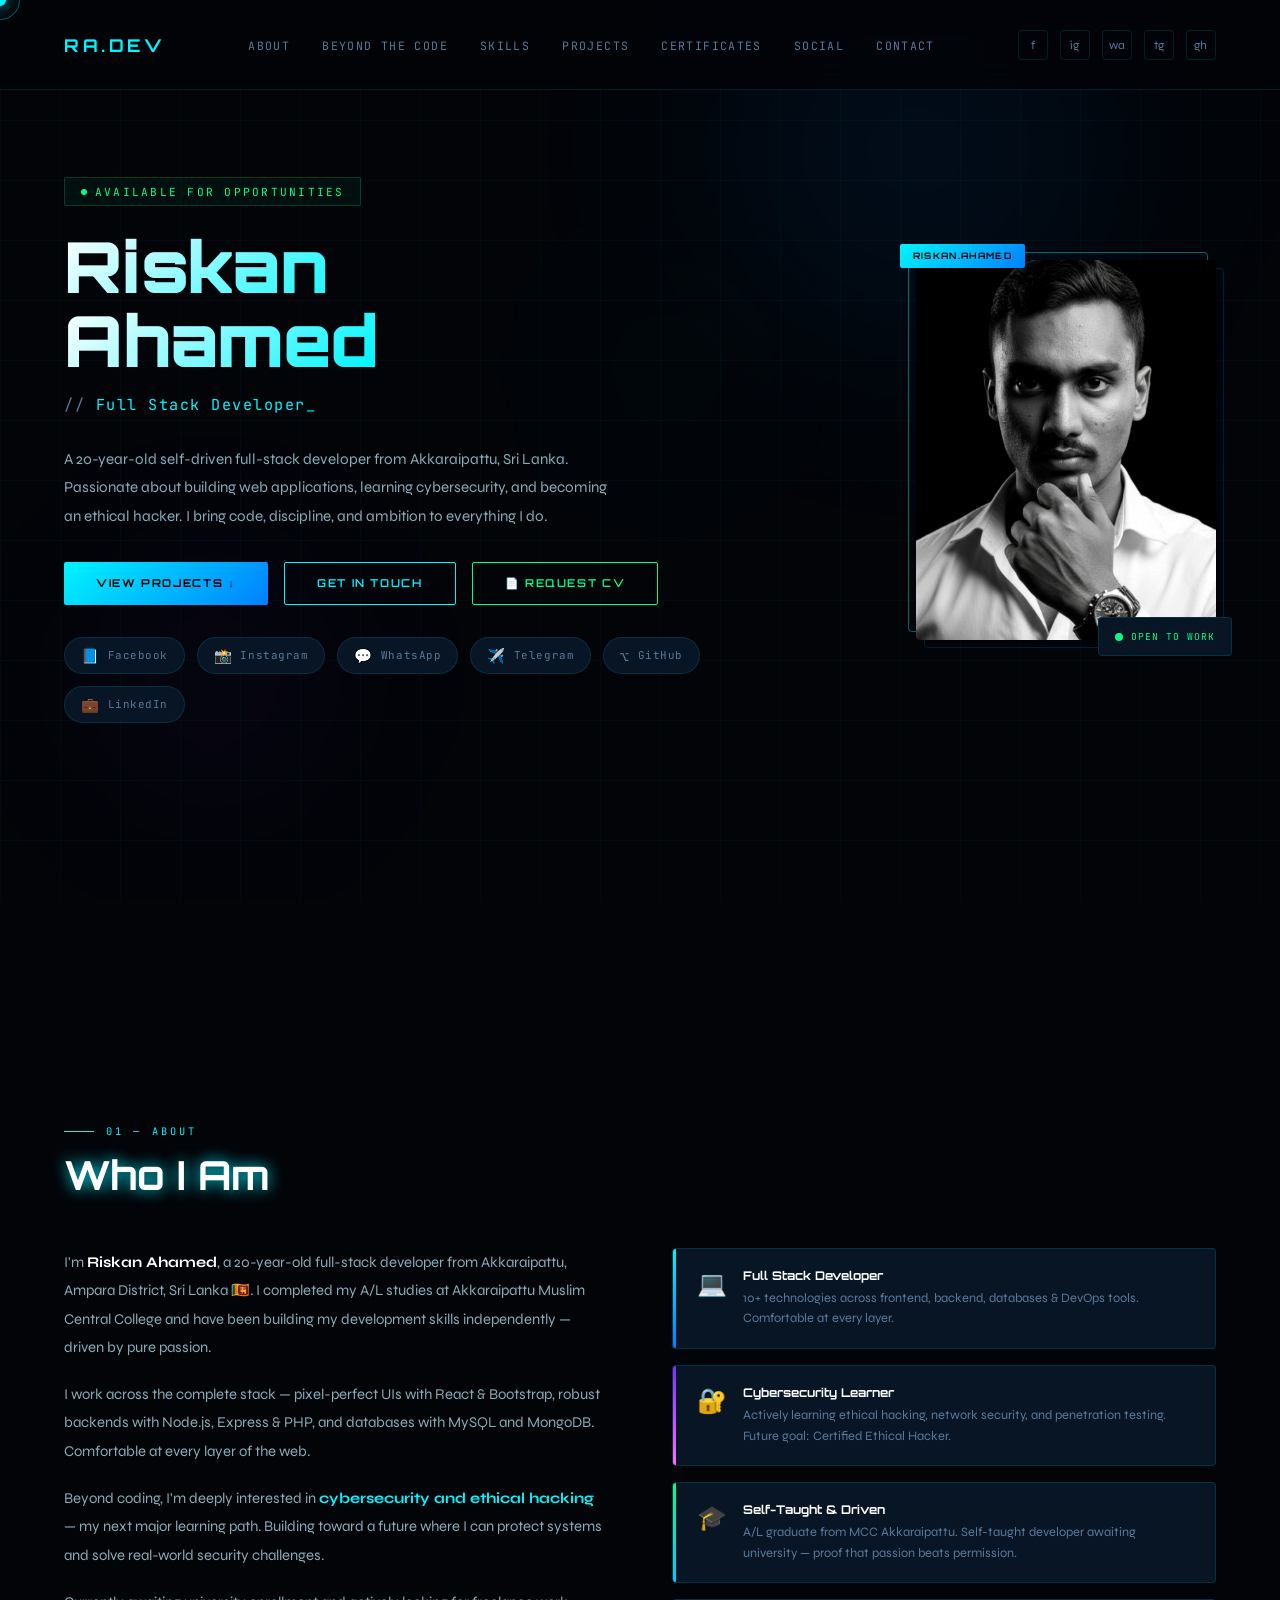
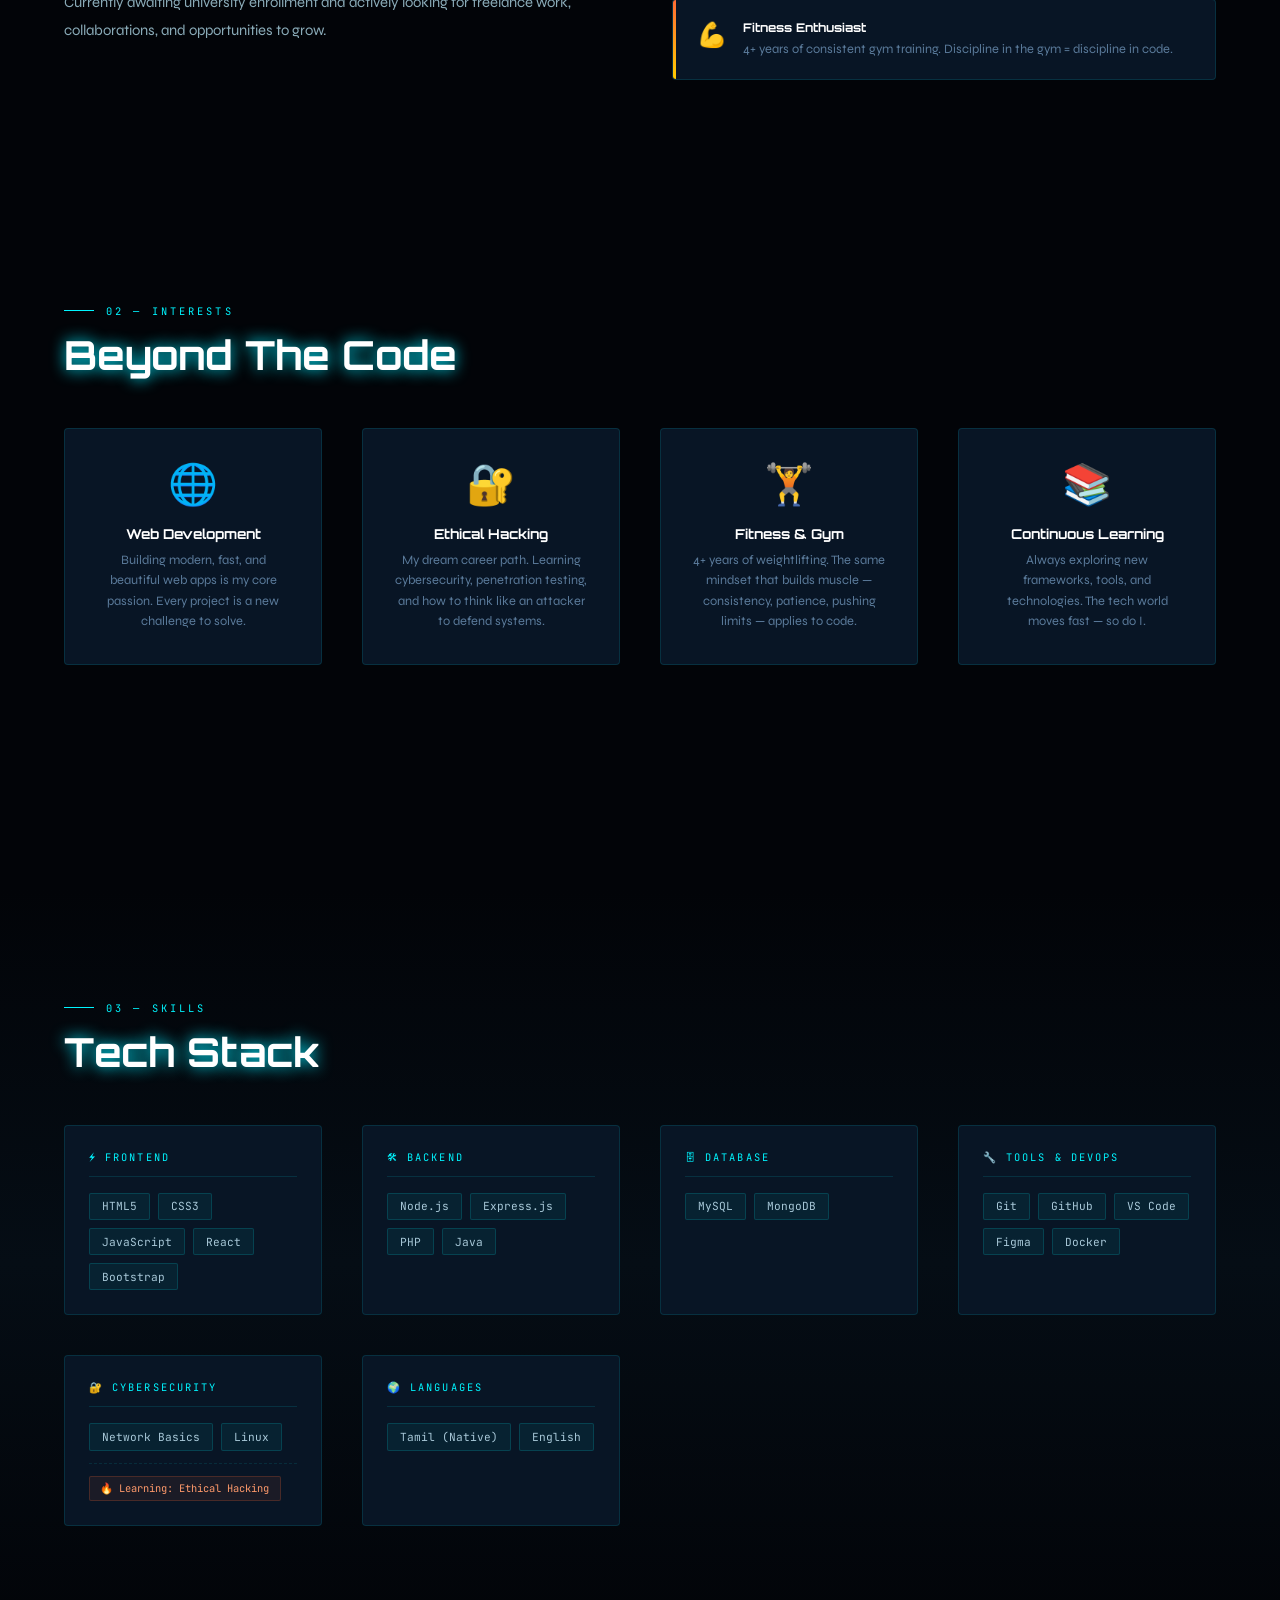
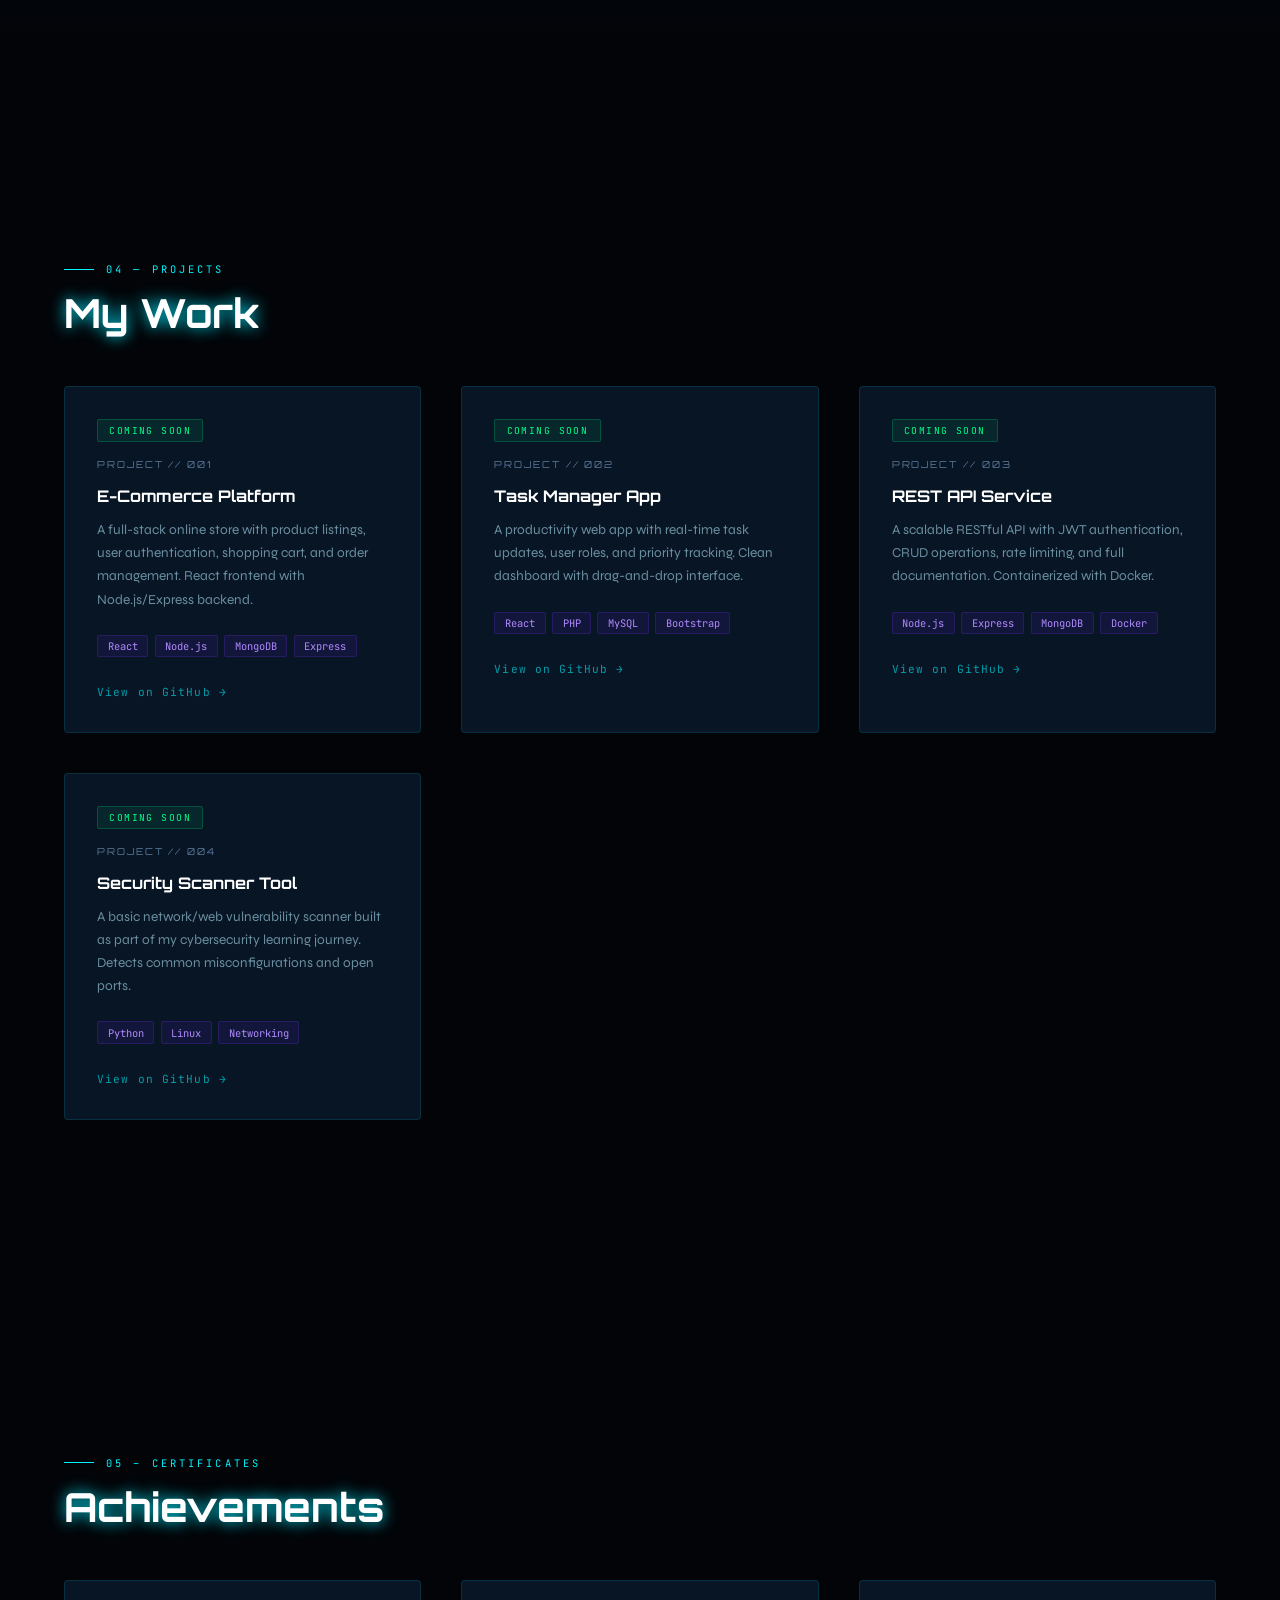
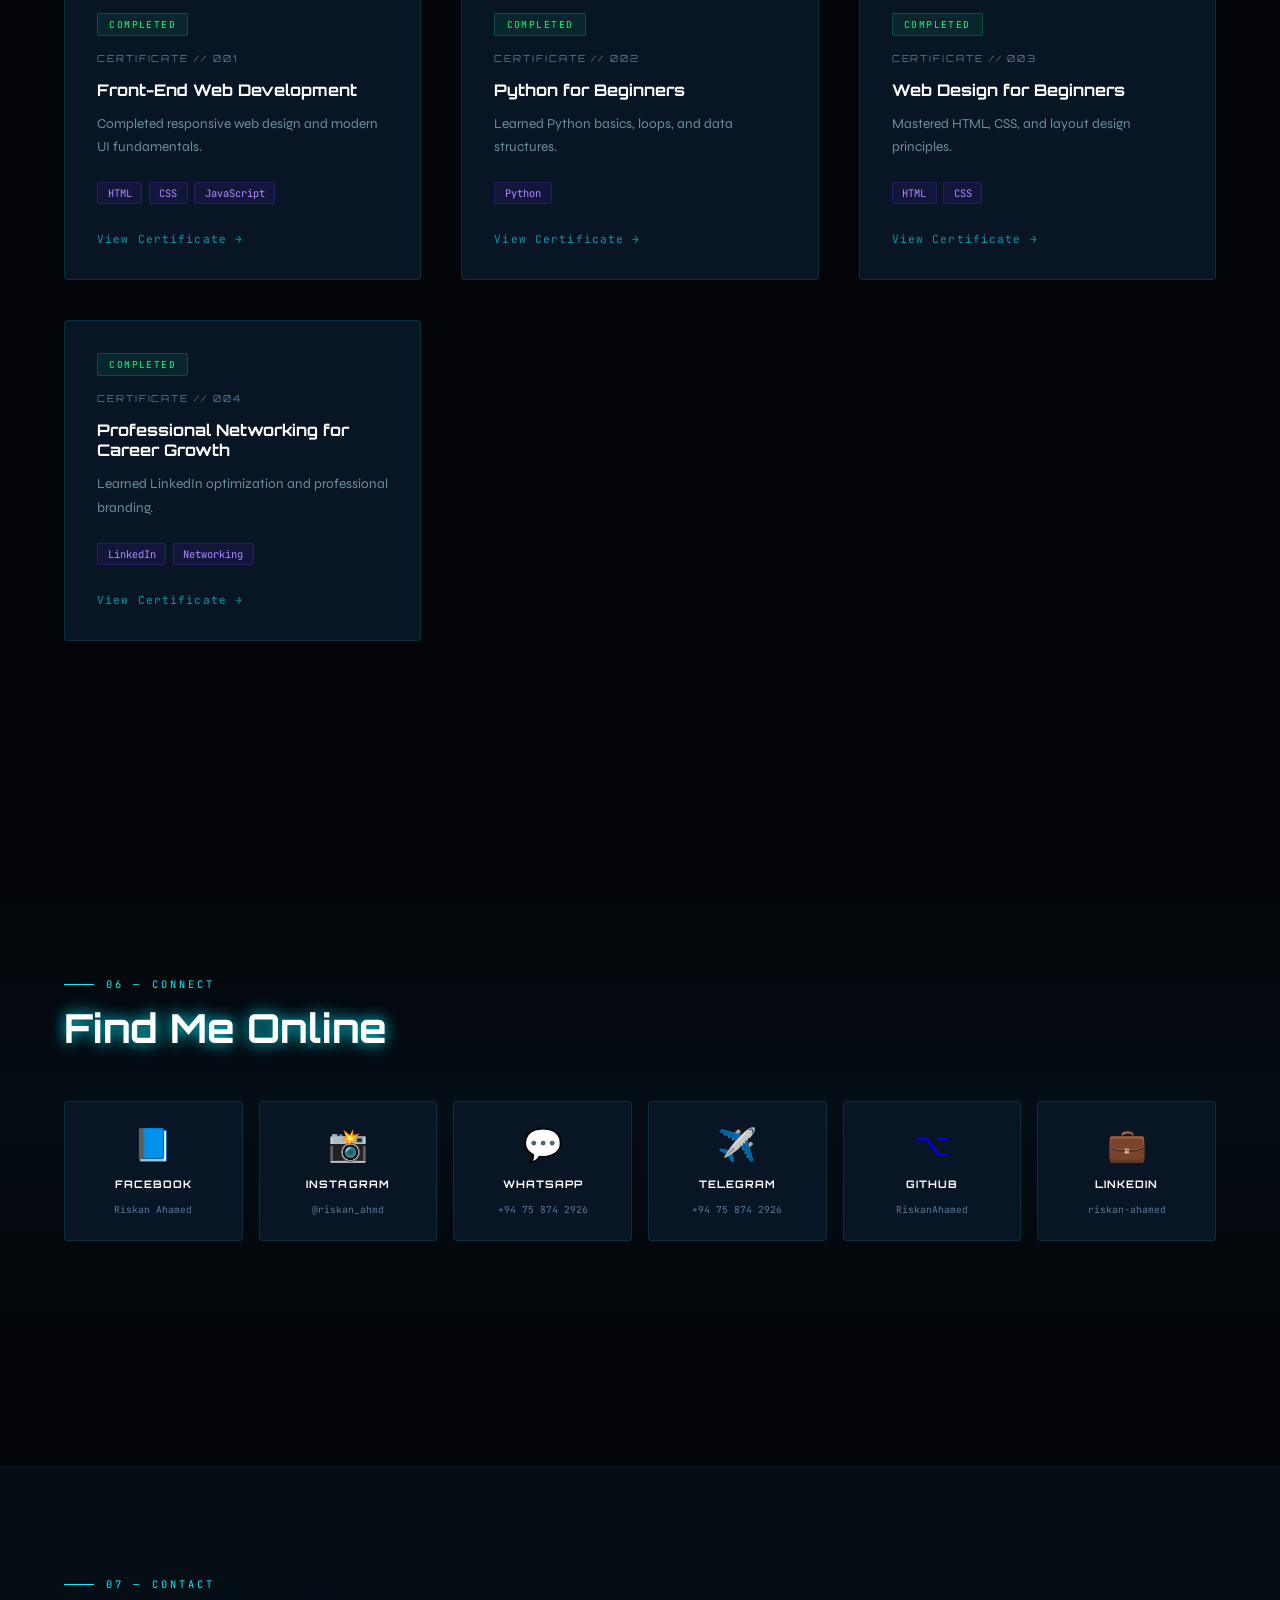
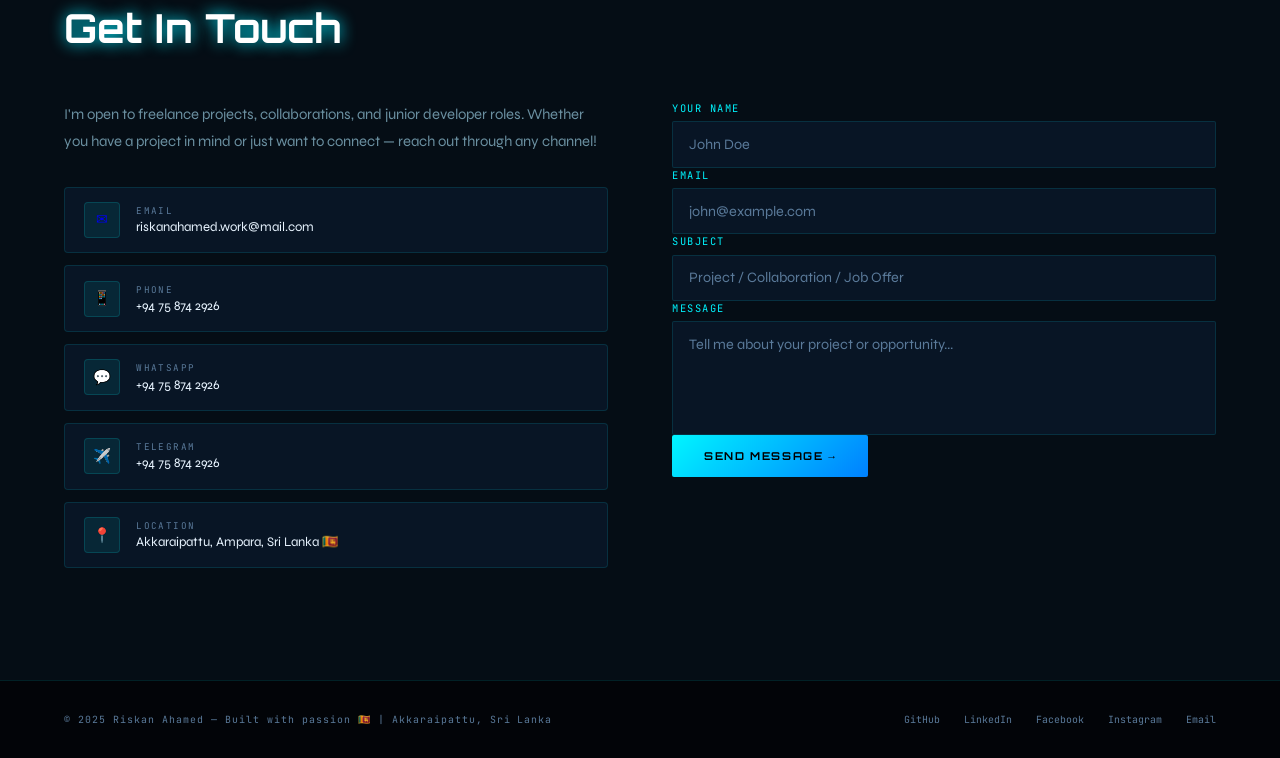
<file: index.html>
<!DOCTYPE html>
<html lang="en">
<head>
  <meta charset="UTF-8" />
  <meta name="viewport" content="width=device-width, initial-scale=1.0" />
  <meta name="description" content="Riskan Ahamed — Junior Full Stack Developer from Akkaraipattu, Sri Lanka. React, Node.js, PHP, MySQL and more." />
  <meta name="keywords" content="Riskan Ahamed, Full Stack Developer, Sri Lanka, React, Node.js, Web Developer, Cybersecurity" />
  <meta property="og:title" content="Riskan Ahamed | Junior Software Developer" />
  <meta property="og:description" content="Full Stack Developer from Sri Lanka passionate about web apps and cybersecurity." />
  <title>Riskan Ahamed | Junior Software Developer</title>
  <link rel="stylesheet" href="style.css" />
</head>
<body>

<div class="cursor" id="cursor"></div>
<div class="cursor-ring" id="cursorRing"></div>

<!-- ── NAV ── -->
<nav>
  <a href="#home" class="nav-logo">RA.DEV</a>
  <ul class="nav-links">
    <li><a href="#about">About</a></li>
    <li><a href="#interests">Beyond The Code</a></li>
    <li><a href="#skills">Skills</a></li>
    <li><a href="#projects">Projects</a></li>
   <li><a href="#certificates">Certificates</a></li>
    <li><a href="#social">Social</a></li>
    <li><a href="#contact">Contact</a></li>
  </ul>
  <div class="nav-social">
    <a href="https://www.facebook.com/share/18Yg5SNTf1/" target="_blank" title="Facebook">f</a>
    <a href="https://www.instagram.com/riskan_ahmd" target="_blank" title="Instagram">ig</a>
    <a href="https://wa.me/94758742926" target="_blank" title="WhatsApp">wa</a>
    <a href="https://t.me/+94758742926" target="_blank" title="Telegram">tg</a>
    <a href="https://github.com/RiskanAhamed" target="_blank" title="GitHub">gh</a>
  </div>
</nav>

<!-- ── HERO ── -->
<section class="hero" id="home">
  <div class="hero-bg-orb orb1"></div>
  <div class="hero-bg-orb orb2"></div>
  <div class="hero-bg-orb orb3"></div>
  <div class="hero-layout">
    <div class="hero-content">
      <div class="hero-tag">Available for opportunities</div>
      <h1>
        <span class="name-line">Riskan</span>
        <span class="name-line">Ahamed</span>
      </h1>
      <p class="hero-role" id="heroRole"></p>
      <p class="hero-bio">
        A 20-year-old self-driven full-stack developer from Akkaraipattu, Sri Lanka.
        Passionate about building web applications, learning cybersecurity, and becoming
        an ethical hacker. I bring code, discipline, and ambition to everything I do.
      </p>
      <div class="hero-cta">
        <a href="#projects" class="btn-primary">View Projects ↓</a>
        <a href="#contact" class="btn-ghost">Get In Touch</a>
        <a href="mailto:riskanahamed.work@mail.com" class="btn-ghost" style="border-color:var(--green);color:var(--green);">📄 Request CV</a>
      </div>
      <div class="hero-socials">
        <a href="https://www.facebook.com/share/18Yg5SNTf1/" target="_blank" class="social-pill"><span class="s-icon">📘</span> Facebook</a>
        <a href="https://www.instagram.com/riskan_ahmd" target="_blank" class="social-pill"><span class="s-icon">📸</span> Instagram</a>
        <a href="https://wa.me/94758742926" target="_blank" class="social-pill"><span class="s-icon">💬</span> WhatsApp</a>
        <a href="https://t.me/+94758742926" target="_blank" class="social-pill"><span class="s-icon">✈️</span> Telegram</a>
        <a href="https://github.com/RiskanAhamed" target="_blank" class="social-pill"><span class="s-icon">⌥</span> GitHub</a>
        <a href="https://www.linkedin.com/in/riskan-ahamed" target="_blank" class="social-pill"><span class="s-icon">💼</span> LinkedIn</a>
      </div>
    </div>
    <div class="hero-photo-wrap">
      <div class="photo-frame">
        <div class="photo-glow"></div>
        <div class="photo-border"></div>
        <div class="photo-border2"></div>
        <div class="photo-tag">RISKAN.AHAMED</div>
        <img src="[data-uri]" alt="Riskan Ahamed" />
        <div class="photo-badge">
          <div class="photo-badge-dot"></div>
          <div class="photo-badge-text">OPEN TO WORK</div>
        </div>
      </div>
    </div>
  </div>
</section>

<!-- ── ABOUT ── -->
<section id="about">
  <div class="section-label">01 — About</div>
  <h2 class="section-title">Who I Am</h2>
  <div class="about-grid">
    <div class="about-text fade-up">
      <p>I'm <strong style="color:#fff;">Riskan Ahamed</strong>, a 20-year-old full-stack developer from Akkaraipattu, Ampara District, Sri Lanka 🇱🇰. I completed my A/L studies at Akkaraipattu Muslim Central College and have been building my development skills independently — driven by pure passion.</p>
      <p>I work across the complete stack — pixel-perfect UIs with React &amp; Bootstrap, robust backends with Node.js, Express &amp; PHP, and databases with MySQL and MongoDB. Comfortable at every layer of the web.</p>
      <p>Beyond coding, I'm deeply interested in <strong style="color:var(--cyan);">cybersecurity and ethical hacking</strong> — my next major learning path. Building toward a future where I can protect systems and solve real-world security challenges.</p>
      <p>Currently awaiting university enrollment and actively looking for freelance work, collaborations, and opportunities to grow.</p>
    </div>
    <div class="about-highlights fade-up">
      <div class="highlight-card cyan">
        <div class="h-icon">💻</div>
        <div>
          <div class="h-title">Full Stack Developer</div>
          <div class="h-desc">10+ technologies across frontend, backend, databases &amp; DevOps tools. Comfortable at every layer.</div>
        </div>
      </div>
      <div class="highlight-card purple">
        <div class="h-icon">🔐</div>
        <div>
          <div class="h-title">Cybersecurity Learner</div>
          <div class="h-desc">Actively learning ethical hacking, network security, and penetration testing. Future goal: Certified Ethical Hacker.</div>
        </div>
      </div>
      <div class="highlight-card green">
        <div class="h-icon">🎓</div>
        <div>
          <div class="h-title">Self-Taught &amp; Driven</div>
          <div class="h-desc">A/L graduate from MCC Akkaraipattu. Self-taught developer awaiting university — proof that passion beats permission.</div>
        </div>
      </div>
      <div class="highlight-card orange">
        <div class="h-icon">💪</div>
        <div>
          <div class="h-title">Fitness Enthusiast</div>
          <div class="h-desc">4+ years of consistent gym training. Discipline in the gym = discipline in code.</div>
        </div>
      </div>
    </div>
  </div>
</section>

<!-- ── INTERESTS ── -->
<section id="interests" style="padding-top:0;">
  <div class="section-label">02 — Interests</div>
  <h2 class="section-title">Beyond The Code</h2>
  <div class="interests-grid">
    <div class="interest-card fade-up">
      <span class="interest-icon">🌐</span>
      <div class="interest-title">Web Development</div>
      <div class="interest-desc">Building modern, fast, and beautiful web apps is my core passion. Every project is a new challenge to solve.</div>
    </div>
    <div class="interest-card fade-up">
      <span class="interest-icon">🔐</span>
      <div class="interest-title">Ethical Hacking</div>
      <div class="interest-desc">My dream career path. Learning cybersecurity, penetration testing, and how to think like an attacker to defend systems.</div>
    </div>
    <div class="interest-card fade-up">
      <span class="interest-icon">🏋️</span>
      <div class="interest-title">Fitness &amp; Gym</div>
      <div class="interest-desc">4+ years of weightlifting. The same mindset that builds muscle — consistency, patience, pushing limits — applies to code.</div>
    </div>
    <div class="interest-card fade-up">
      <span class="interest-icon">📚</span>
      <div class="interest-title">Continuous Learning</div>
      <div class="interest-desc">Always exploring new frameworks, tools, and technologies. The tech world moves fast — so do I.</div>
    </div>
  </div>
</section>

<!-- ── SKILLS ── -->
<section id="skills" class="skills-bg">
  <div class="section-label">03 — Skills</div>
  <h2 class="section-title">Tech Stack</h2>
  <div class="skills-grid">
    <div class="skill-category fade-up">
      <div class="skill-cat-title">⚡ Frontend</div>
      <div class="skill-tags">
        <span class="skill-tag">HTML5</span><span class="skill-tag">CSS3</span>
        <span class="skill-tag">JavaScript</span><span class="skill-tag">React</span>
        <span class="skill-tag">Bootstrap</span>
      </div>
    </div>
    <div class="skill-category fade-up">
      <div class="skill-cat-title">🛠 Backend</div>
      <div class="skill-tags">
        <span class="skill-tag">Node.js</span><span class="skill-tag">Express.js</span>
        <span class="skill-tag">PHP</span><span class="skill-tag">Java</span>
      </div>
    </div>
    <div class="skill-category fade-up">
      <div class="skill-cat-title">🗄 Database</div>
      <div class="skill-tags">
        <span class="skill-tag">MySQL</span><span class="skill-tag">MongoDB</span>
      </div>
    </div>
    <div class="skill-category fade-up">
      <div class="skill-cat-title">🔧 Tools &amp; DevOps</div>
      <div class="skill-tags">
        <span class="skill-tag">Git</span><span class="skill-tag">GitHub</span>
        <span class="skill-tag">VS Code</span><span class="skill-tag">Figma</span>
        <span class="skill-tag">Docker</span>
      </div>
    </div>
    <div class="skill-category fade-up">
      <div class="skill-cat-title">🔐 Cybersecurity</div>
      <div class="skill-tags">
        <span class="skill-tag">Network Basics</span><span class="skill-tag">Linux</span>
      </div>
      <div class="skill-learning">
        <span class="learning-tag">🔥 Learning: Ethical Hacking</span>
      </div>
    </div>
    <div class="skill-category fade-up">
      <div class="skill-cat-title">🌍 Languages</div>
      <div class="skill-tags">
        <span class="skill-tag">Tamil (Native)</span>
        <span class="skill-tag">English</span>
      </div>
    </div>
  </div>
</section>

<!-- ── PROJECTS ── -->
<section id="projects">
  <div class="section-label">04 — Projects</div>
  <h2 class="section-title">My Work</h2>
  <div class="projects-grid">
    <div class="project-card fade-up">
      <div class="coming-badge">COMING SOON</div>
      <div class="project-num">PROJECT // 001</div>
      <div class="project-title">E-Commerce Platform</div>
      <p class="project-desc">A full-stack online store with product listings, user authentication, shopping cart, and order management. React frontend with Node.js/Express backend.</p>
      <div class="project-stack">
        <span class="stack-tag">React</span><span class="stack-tag">Node.js</span>
        <span class="stack-tag">MongoDB</span><span class="stack-tag">Express</span>
      </div>
      <a href="https://github.com/RiskanAhamed" class="project-link" target="_blank">View on GitHub →</a>
    </div>
    <div class="project-card fade-up">
      <div class="coming-badge">COMING SOON</div>
      <div class="project-num">PROJECT // 002</div>
      <div class="project-title">Task Manager App</div>
      <p class="project-desc">A productivity web app with real-time task updates, user roles, and priority tracking. Clean dashboard with drag-and-drop interface.</p>
      <div class="project-stack">
        <span class="stack-tag">React</span><span class="stack-tag">PHP</span>
        <span class="stack-tag">MySQL</span><span class="stack-tag">Bootstrap</span>
      </div>
      <a href="https://github.com/RiskanAhamed" class="project-link" target="_blank">View on GitHub →</a>
    </div>
    <div class="project-card fade-up">
      <div class="coming-badge">COMING SOON</div>
      <div class="project-num">PROJECT // 003</div>
      <div class="project-title">REST API Service</div>
      <p class="project-desc">A scalable RESTful API with JWT authentication, CRUD operations, rate limiting, and full documentation. Containerized with Docker.</p>
      <div class="project-stack">
        <span class="stack-tag">Node.js</span><span class="stack-tag">Express</span>
        <span class="stack-tag">MongoDB</span><span class="stack-tag">Docker</span>
      </div>
      <a href="https://github.com/RiskanAhamed" class="project-link" target="_blank">View on GitHub →</a>
    </div>
    <div class="project-card fade-up">
      <div class="coming-badge">COMING SOON</div>
      <div class="project-num">PROJECT // 004</div>
      <div class="project-title">Security Scanner Tool</div>
      <p class="project-desc">A basic network/web vulnerability scanner built as part of my cybersecurity learning journey. Detects common misconfigurations and open ports.</p>
      <div class="project-stack">
        <span class="stack-tag">Python</span><span class="stack-tag">Linux</span>
        <span class="stack-tag">Networking</span>
      </div>
      <a href="https://github.com/RiskanAhamed" class="project-link" target="_blank">View on GitHub →</a>
    </div>
  </div>
</section>

<!-- CERTIFICATES -->
<section id="certificates">
  <div class="section-label">05 – Certificates</div>
  <h2 class="section-title">Achievements</h2>

  <div class="projects-grid">
    <div class="project-card fade-up">
      <div class="coming-badge">COMPLETED</div>
      <div class="project-num">CERTIFICATE // 001</div>
      <div class="project-title">Front-End Web Development</div>
      <p class="project-desc">Completed responsive web design and modern UI fundamentals.</p>
      <div class="project-stack">
        <span class="stack-tag">HTML</span>
        <span class="stack-tag">CSS</span>
        <span class="stack-tag">JavaScript</span>
      </div>
      <a href="certificates/Front-End_Web_Development_E-Certificate_page-0001.jpg" class="project-link" target="_blank">View Certificate →</a>
    </div>

    <div class="project-card fade-up">
      <div class="coming-badge">COMPLETED</div>
      <div class="project-num">CERTIFICATE // 002</div>
      <div class="project-title">Python for Beginners</div>
      <p class="project-desc">Learned Python basics, loops, and data structures.</p>
      <div class="project-stack">
        <span class="stack-tag">Python</span>
      </div>
      <a href="certificates/Python_for_Beginners_E-Certificate_page-0001.jpg" class="project-link" target="_blank">View Certificate →</a>
    </div>

    <div class="project-card fade-up">
      <div class="coming-badge">COMPLETED</div>
      <div class="project-num">CERTIFICATE // 003</div>
      <div class="project-title">Web Design for Beginners</div>
      <p class="project-desc">Mastered HTML, CSS, and layout design principles.</p>
      <div class="project-stack">
        <span class="stack-tag">HTML</span>
        <span class="stack-tag">CSS</span>
      </div>
      <a href="certificates/Web_Design_for_Beginners_E-Certificate_page-0001.jpg" class="project-link" target="_blank">View Certificate →</a>
    </div>

    <div class="project-card fade-up">
      <div class="coming-badge">COMPLETED</div>
      <div class="project-num">CERTIFICATE // 004</div>
      <div class="project-title">Professional Networking for Career Growth</div>
      <p class="project-desc">Learned LinkedIn optimization and professional branding.</p>
      <div class="project-stack">
        <span class="stack-tag">LinkedIn</span>
        <span class="stack-tag">Networking</span>
      </div>
  <a href="certificates/Professional Networking for Career Growth (1)_page-0001.jpg" target="_blank" class="project-link">View Certificate →</a>
    </div>
  </div>
</section>

<!-- ── SOCIAL ── -->
<section id="social" class="skills-bg">
  <div class="section-label">06 — Connect</div>
  <h2 class="section-title">Find Me Online</h2>
  <div class="social-section-grid">
    <a href="https://www.facebook.com/share/18Yg5SNTf1/" target="_blank" class="social-big-card fb fade-up">
      <div class="s-big-icon">📘</div>
      <div class="s-name">FACEBOOK</div>
      <div class="s-handle">Riskan Ahamed</div>
    </a>
    <a href="https://www.instagram.com/riskan_ahmd" target="_blank" class="social-big-card ig fade-up">
      <div class="s-big-icon">📸</div>
      <div class="s-name">INSTAGRAM</div>
      <div class="s-handle">@riskan_ahmd</div>
    </a>
    <a href="https://wa.me/94758742926" target="_blank" class="social-big-card wa fade-up">
      <div class="s-big-icon">💬</div>
      <div class="s-name">WHATSAPP</div>
      <div class="s-handle">+94 75 874 2926</div>
    </a>
    <a href="https://t.me/+94758742926" target="_blank" class="social-big-card tg fade-up">
      <div class="s-big-icon">✈️</div>
      <div class="s-name">TELEGRAM</div>
      <div class="s-handle">+94 75 874 2926</div>
    </a>
    <a href="https://github.com/RiskanAhamed" target="_blank" class="social-big-card gh fade-up">
      <div class="s-big-icon">⌥</div>
      <div class="s-name">GITHUB</div>
      <div class="s-handle">RiskanAhamed</div>
    </a>
    <a href="https://www.linkedin.com/in/riskan-ahamed" target="_blank" class="social-big-card li fade-up">
      <div class="s-big-icon">💼</div>
      <div class="s-name">LINKEDIN</div>
      <div class="s-handle">riskan-ahamed</div>
    </a>
  </div>
</section>

<!-- ── CONTACT ── -->
<section id="contact" class="contact-bg">
  <div class="section-label">07 — Contact</div>
  <h2 class="section-title">Get In Touch</h2>

  <div class="contact-grid">

    <!-- LEFT SIDE CONTACT INFO -->
    <div class="contact-info">
      <p>I'm open to freelance projects, collaborations, and junior developer roles. Whether you have a project in mind or just want to connect — reach out through any channel!</p>

      <div class="contact-items">
        <a href="mailto:riskanahamed.work@mail.com" class="contact-item">
          <div class="contact-icon">✉</div>
          <div class="contact-detail">
            <div class="contact-label">Email</div>
            <div class="contact-value">riskanahamed.work@mail.com</div>
          </div>
        </a>

        <a href="tel:+94758742926" class="contact-item">
          <div class="contact-icon">📱</div>
          <div class="contact-detail">
            <div class="contact-label">Phone</div>
            <div class="contact-value">+94 75 874 2926</div>
          </div>
        </a>

        <a href="https://wa.me/94758742926" target="_blank" class="contact-item">
          <div class="contact-icon">💬</div>
          <div class="contact-detail">
            <div class="contact-label">WhatsApp</div>
            <div class="contact-value">+94 75 874 2926</div>
          </div>
        </a>

        <a href="https://t.me/+94758742926" target="_blank" class="contact-item">
          <div class="contact-icon">✈️</div>
          <div class="contact-detail">
            <div class="contact-label">Telegram</div>
            <div class="contact-value">+94 75 874 2926</div>
          </div>
        </a>

        <div class="contact-item" style="cursor:default;">
          <div class="contact-icon">📍</div>
          <div class="contact-detail">
            <div class="contact-label">Location</div>
            <div class="contact-value">Akkaraipattu, Ampara, Sri Lanka 🇱🇰</div>
          </div>
        </div>
      </div>
    </div>

    <!-- RIGHT SIDE CONTACT FORM -->
    <div class="contact-form">
      <form action="https://formspree.io/f/mkoejwvn" method="POST">

        <div class="form-group">
          <label class="form-label">Your Name</label>
          <input class="form-input" type="text" name="name" placeholder="John Doe" required />
        </div>

        <div class="form-group">
          <label class="form-label">Email</label>
          <input class="form-input" type="email" name="email" placeholder="john@example.com" required />
        </div>

        <div class="form-group">
          <label class="form-label">Subject</label>
          <input class="form-input" type="text" name="subject" placeholder="Project / Collaboration / Job Offer" />
        </div>

        <div class="form-group">
          <label class="form-label">Message</label>
          <textarea class="form-textarea" name="message" rows="5" placeholder="Tell me about your project or opportunity..." required></textarea>
        </div>

        <button type="submit" class="btn-primary" style="width:fit-content;">Send Message →</button>

      </form>
    </div>

  </div>
</section>


<footer>
  <p>© 2025 Riskan Ahamed — Built with passion 🇱🇰 | Akkaraipattu, Sri Lanka</p>
  <div class="footer-links">
    <a href="https://github.com/RiskanAhamed" target="_blank">GitHub</a>
    <a href="https://www.linkedin.com/in/riskan-ahamed" target="_blank">LinkedIn</a>
    <a href="https://www.facebook.com/share/18Yg5SNTf1/" target="_blank">Facebook</a>
    <a href="https://www.instagram.com/riskan_ahmd" target="_blank">Instagram</a>
    <a href="mailto:riskanahamed.work@mail.com">Email</a>
  </div>
</footer>

<script src="script.js"></script>
</body>
</html>
</file>
<file: style.css>
@import url('https://fonts.googleapis.com/css2?family=Orbitron:wght@400;600;700;900&family=Syne:wght@300;400;500;600&family=JetBrains+Mono:wght@300;400;500&display=swap');

:root {
  --bg: #020408;
  --bg2: #050d15;
  --surface: #081525;
  --surface2: #0c1e30;
  --cyan: #00f5ff;
  --blue: #0080ff;
  --purple: #7b2fff;
  --green: #00ff88;
  --orange: #ff6b35;
  --text: #e8f4ff;
  --muted: #5a7a9a;
  --border: rgba(0,245,255,0.12);
  --glow: 0 0 30px rgba(0,245,255,0.15);
}

*, *::before, *::after { margin: 0; padding: 0; box-sizing: border-box; }
html { scroll-behavior: smooth; }
body {
  background: var(--bg);
  color: var(--text);
  font-family: 'Syne', sans-serif;
  overflow-x: hidden;
  cursor: default;
}

/* ── CURSOR ── */
.cursor {
  position: fixed; width: 12px; height: 12px;
  background: var(--cyan); border-radius: 50%;
  pointer-events: none; z-index: 9999;
  transform: translate(-50%,-50%);
  box-shadow: 0 0 15px var(--cyan);
  transition: transform 0.1s;
}
.cursor-ring {
  position: fixed; width: 40px; height: 40px;
  border: 1px solid rgba(0,245,255,0.4); border-radius: 50%;
  pointer-events: none; z-index: 9998;
  transform: translate(-50%,-50%);
  transition: all 0.15s ease;
}

/* ── GRID BACKGROUND ── */
body::before {
  content: ''; position: fixed; inset: 0;
  background-image:
    linear-gradient(rgba(0,245,255,0.03) 1px, transparent 1px),
    linear-gradient(90deg, rgba(0,245,255,0.03) 1px, transparent 1px);
  background-size: 60px 60px;
  pointer-events: none; z-index: 0;
}

/* ── NAV ── */
nav {
  position: fixed; top: 0; left: 0; right: 0; z-index: 100;
  display: flex; justify-content: space-between; align-items: center;
  height: 90px;
  padding: 0 4rem;
  background: rgba(2,4,8,0.9);
  backdrop-filter: blur(20px);
  border-bottom: 1px solid var(--border);
}
.nav-logo {
  font-family: 'Orbitron', monospace; font-size: 1.1rem; font-weight: 700;
  color: var(--cyan); letter-spacing: 0.2em; text-decoration: none;
}
.nav-links { display: flex; gap: 2rem; list-style: none; }
.nav-links a {
  font-family: 'JetBrains Mono', monospace; font-size: 0.72rem;
  color: var(--muted); text-decoration: none;
  letter-spacing: 0.12em; text-transform: uppercase;
  transition: color 0.3s; position: relative;
}
.nav-links a::after {
  content: ''; position: absolute; bottom: -4px; left: 0;
  width: 0; height: 1px; background: var(--cyan); transition: width 0.3s;
}
.nav-links a:hover { color: var(--cyan); }
.nav-links a:hover::after { width: 100%; }
.nav-social { display: flex; gap: 0.75rem; align-items: center; }
.nav-social a {
  width: 30px; height: 30px; border: 1px solid var(--border); border-radius: 4px;
  display: flex; align-items: center; justify-content: center;
  text-decoration: none; font-size: 0.75rem; color: var(--muted); transition: all 0.3s;
}
.nav-social a:hover {
  border-color: var(--cyan); color: var(--cyan);
  box-shadow: 0 0 12px rgba(0,245,255,0.2);
}

/* ── HERO ── */
.hero {
  min-height: 100vh; display: flex; align-items: center;
  padding: 0 4rem; position: relative; overflow: hidden;
}
.hero-bg-orb {
  position: absolute; border-radius: 50%;
  filter: blur(80px); pointer-events: none;
}
.orb1 {
  width: 600px; height: 600px;
  background: radial-gradient(circle, rgba(0,128,255,0.1), transparent 70%);
  top: -150px; right: 5%; animation: orbFloat 8s ease-in-out infinite;
}
.orb2 {
  width: 350px; height: 350px;
  background: radial-gradient(circle, rgba(123,47,255,0.08), transparent 70%);
  bottom: 5%; left: 3%; animation: orbFloat 10s ease-in-out infinite reverse;
}
.orb3 {
  width: 200px; height: 200px;
  background: radial-gradient(circle, rgba(0,245,255,0.06), transparent 70%);
  top: 30%; right: 40%; animation: orbFloat 12s ease-in-out infinite;
}
@keyframes orbFloat {
  0%, 100% { transform: translateY(0); }
  50% { transform: translateY(-30px); }
}
.hero-layout {
  display: grid; grid-template-columns: 1fr auto;
  gap: 4rem; align-items: center; width: 100%; position: relative; z-index: 1;
}
.hero-content { max-width: 680px; }
.hero-tag {
  display: inline-flex; align-items: center; gap: 0.5rem;
  font-family: 'JetBrains Mono', monospace; font-size: 0.7rem;
  color: var(--green); letter-spacing: 0.2em; text-transform: uppercase;
  margin-bottom: 1.5rem; padding: 0.4rem 1rem;
  border: 1px solid rgba(0,255,136,0.2); border-radius: 2px;
  background: rgba(0,255,136,0.05);
}
.hero-tag::before {
  content: ''; width: 6px; height: 6px;
  background: var(--green); border-radius: 50%;
  animation: blink 1.5s infinite;
}
@keyframes blink { 0%, 100% { opacity: 1; } 50% { opacity: 0; } }
.hero h1 {
  font-family: 'Orbitron', monospace;
  font-size: clamp(2.5rem, 5.5vw, 4.5rem);
  font-weight: 900; line-height: 1.05; margin-bottom: 0.5rem;
}
.hero h1 .name-line {
  display: block;
  background: linear-gradient(135deg, #fff 0%, var(--cyan) 50%, var(--blue) 100%);
  -webkit-background-clip: text; -webkit-text-fill-color: transparent;
  background-clip: text;
}
.hero-role {
  font-family: 'JetBrains Mono', monospace; font-size: 0.95rem;
  color: var(--cyan); margin: 1rem 0 1.8rem;
  letter-spacing: 0.1em; min-height: 1.5em;
}
.hero-bio {
  font-size: 0.95rem; line-height: 1.85; color: #8aabb8;
  max-width: 560px; margin-bottom: 2rem;
}
.hero-cta { display: flex; gap: 1rem; flex-wrap: wrap; margin-bottom: 2rem; }

/* ── BUTTONS ── */
.btn-primary {
  display: inline-flex; align-items: center; gap: 0.5rem;
  padding: 0.85rem 2rem;
  background: linear-gradient(135deg, var(--cyan), var(--blue));
  color: #000; font-family: 'Orbitron', monospace;
  font-size: 0.68rem; font-weight: 700;
  letter-spacing: 0.15em; text-transform: uppercase;
  text-decoration: none; border-radius: 2px;
  transition: all 0.3s; border: none; cursor: pointer;
}
.btn-primary:hover {
  box-shadow: 0 0 40px rgba(0,245,255,0.4); transform: translateY(-2px);
}
.btn-ghost {
  display: inline-flex; align-items: center; gap: 0.5rem;
  padding: 0.85rem 2rem; background: transparent;
  color: var(--cyan); font-family: 'Orbitron', monospace;
  font-size: 0.68rem; font-weight: 600;
  letter-spacing: 0.15em; text-transform: uppercase;
  text-decoration: none; border: 1px solid var(--cyan);
  border-radius: 2px; transition: all 0.3s;
}
.btn-ghost:hover {
  background: rgba(0,245,255,0.08);
  box-shadow: 0 0 25px rgba(0,245,255,0.2); transform: translateY(-2px);
}

/* ── SOCIAL PILLS ── */
.hero-socials { display: flex; gap: 0.75rem; flex-wrap: wrap; }
.social-pill {
  display: inline-flex; align-items: center; gap: 0.5rem;
  padding: 0.5rem 1rem; background: var(--surface);
  border: 1px solid var(--border); border-radius: 20px;
  text-decoration: none; font-family: 'JetBrains Mono', monospace;
  font-size: 0.68rem; color: var(--muted);
  transition: all 0.3s; letter-spacing: 0.05em;
}
.social-pill:hover {
  border-color: var(--cyan); color: var(--cyan);
  transform: translateY(-2px); box-shadow: 0 8px 25px rgba(0,245,255,0.1);
}
.social-pill .s-icon { font-size: 0.9rem; }

/* ── PHOTO ── */
.hero-photo-wrap { position: relative; flex-shrink: 0; }
.photo-frame { position: relative; width: 300px; height: 380px; }
.photo-frame img {
  width: 100%; height: 100%; object-fit: cover; object-position: top;
  border-radius: 4px; position: relative; z-index: 2;
  filter: contrast(1.05) brightness(1.02);
}
.photo-border {
  position: absolute; top: -8px; left: -8px; right: 8px; bottom: 8px;
  border: 1px solid var(--cyan); border-radius: 4px; z-index: 1; opacity: 0.4;
}
.photo-border2 {
  position: absolute; top: 8px; left: 8px; right: -8px; bottom: -8px;
  border: 1px solid var(--blue); border-radius: 4px; z-index: 1; opacity: 0.2;
}
.photo-glow {
  position: absolute; inset: -20px;
  background: radial-gradient(ellipse, rgba(0,245,255,0.08), transparent 70%);
  border-radius: 50%; z-index: 0;
}
.photo-badge {
  position: absolute; bottom: -16px; right: -16px; z-index: 3;
  background: var(--surface); border: 1px solid var(--border);
  border-radius: 4px; padding: 0.75rem 1rem;
  display: flex; align-items: center; gap: 0.5rem;
}
.photo-badge-dot {
  width: 8px; height: 8px; background: var(--green);
  border-radius: 50%; animation: blink 1.5s infinite;
}
.photo-badge-text {
  font-family: 'JetBrains Mono', monospace; font-size: 0.6rem;
  color: var(--green); letter-spacing: 0.1em;
}
.photo-tag {
  position: absolute; top: -16px; left: -16px; z-index: 3;
  background: linear-gradient(135deg, var(--cyan), var(--blue));
  color: #000; font-family: 'Orbitron', monospace;
  font-size: 0.55rem; font-weight: 700;
  padding: 0.4rem 0.8rem; border-radius: 2px; letter-spacing: 0.15em;
}
/* ── SECTIONS ── */
.section-label {
  font-family: 'JetBrains Mono', monospace; 
  font-size: 0.65rem;
  color: var(--cyan); 
  letter-spacing: 0.3em; 
  text-transform: uppercase;
  margin-bottom: 0.75rem; 
  display: flex; 
  align-items: center; 
  gap: 0.75rem;
}

.section-label::before { 
  content: ''; 
  width: 30px; 
  height: 1px; 
  background: var(--cyan); 
}

.section-title {
  font-family: 'Orbitron', monospace;
  font-size: clamp(1.8rem, 3vw, 2.4rem);
  font-weight: 700; 
  margin-bottom: 4rem; 
  color: #fff;
}

/* GLOBAL SECTION SPACING */
section {
  padding: 7rem 4rem;
}

/* EXTRA SPACE BETWEEN SECTIONS */
section + section {
  margin-top: 7rem;
}

/* ── ABOUT ── */
.about-grid { display: grid; grid-template-columns: 1fr 1fr; gap: 4rem; align-items: start; }
.about-text p { color: #8aabb8; line-height: 1.9; font-size: 0.93rem; margin-bottom: 1.2rem; }
.about-highlights { display: flex; flex-direction: column; gap: 1rem; }
.highlight-card {
  padding: 1.2rem 1.5rem; background: var(--surface);
  border: 1px solid var(--border); border-radius: 4px;
  display: flex; align-items: flex-start; gap: 1rem;
  transition: all 0.3s; position: relative; overflow: hidden;
}
.highlight-card::before {
  content: ''; position: absolute; top: 0; left: 0;
  width: 3px; height: 100%;
}
.highlight-card.cyan::before { background: linear-gradient(to bottom, var(--cyan), var(--blue)); }
.highlight-card.purple::before { background: linear-gradient(to bottom, var(--purple), #ff6bff); }
.highlight-card.green::before { background: linear-gradient(to bottom, var(--green), #00ccff); }
.highlight-card.orange::before { background: linear-gradient(to bottom, var(--orange), #ffcc00); }
.highlight-card:hover { border-color: rgba(0,245,255,0.25); transform: translateX(5px); }
.h-icon { font-size: 1.5rem; flex-shrink: 0; margin-top: 0.1rem; }
.h-title { font-family: 'Orbitron', monospace; font-size: 0.75rem; font-weight: 700; color: #fff; margin-bottom: 0.3rem; }
.h-desc { font-size: 0.8rem; color: var(--muted); line-height: 1.6; }
/* ── INTERESTS ── */
.interests-grid {
  display: grid;
  grid-template-columns: repeat(auto-fit, minmax(220px, 1fr));
  gap: 2.5rem; /* LARGE SPACING */
}
.interest-card {
  background: var(--surface);
  border: 1px solid var(--border);
  border-radius: 4px;
  padding: 2rem;
  text-align: center;
  transition: all 0.3s;
  position: relative;
  overflow: hidden;
}
.interest-card::after {
  content: '';
  position: absolute;
  inset: 0;
  background: linear-gradient(135deg, rgba(0,245,255,0.03), transparent);
  opacity: 0;
  transition: opacity 0.3s;
}
.interest-card:hover {
  border-color: rgba(0,245,255,0.3);
  transform: translateY(-6px);
  box-shadow: 0 20px 60px rgba(0,0,0,0.4);
}
.interest-card:hover::after { opacity: 1; }
.interest-icon { font-size: 2.5rem; margin-bottom: 1rem; display: block; }
.interest-title {
  font-family: 'Orbitron', monospace;
  font-size: 0.85rem;
  font-weight: 700;
  color: #fff;
  margin-bottom: 0.5rem;
}
.interest-desc {
  font-size: 0.8rem;
  color: var(--muted);
  line-height: 1.6;
}

/* ── SKILLS ── */
.skills-bg {
  background: linear-gradient(180deg, var(--bg) 0%, var(--bg2) 50%, var(--bg) 100%);
}
.skills-grid {
  display: grid;
  grid-template-columns: repeat(auto-fit, minmax(200px, 1fr));
  gap: 2.5rem; /* LARGE SPACING */
}
.skill-category {
  background: var(--surface);
  border: 1px solid var(--border);
  border-radius: 4px;
  padding: 1.5rem;
  transition: all 0.3s;
}
.skill-category:hover {
  border-color: rgba(0,245,255,0.3);
  transform: translateY(-5px);
  box-shadow: 0 20px 60px rgba(0,0,0,0.4), 0 0 30px rgba(0,245,255,0.08);
}
.skill-cat-title {
  font-family: 'JetBrains Mono', monospace;
  font-size: 0.65rem;
  color: var(--cyan);
  letter-spacing: 0.2em;
  text-transform: uppercase;
  margin-bottom: 1rem;
  padding-bottom: 0.75rem;
  border-bottom: 1px solid var(--border);
}
.skill-tags {
  display: flex;
  flex-wrap: wrap;
  gap: 0.5rem;
}
.skill-tag {
  font-family: 'JetBrains Mono', monospace;
  font-size: 0.7rem;
  padding: 0.35rem 0.75rem;
  background: rgba(0,245,255,0.06);
  border: 1px solid rgba(0,245,255,0.15);
  border-radius: 2px;
  color: #a8c8d8;
  transition: all 0.2s;
}
.skill-tag:hover {
  background: rgba(0,245,255,0.12);
  color: var(--cyan);
  border-color: rgba(0,245,255,0.4);
}
.skill-learning {
  margin-top: 0.75rem;
  padding-top: 0.75rem;
  border-top: 1px dashed rgba(0,245,255,0.1);
}
.learning-tag {
  font-family: 'JetBrains Mono', monospace;
  font-size: 0.65rem;
  padding: 0.3rem 0.65rem;
  background: rgba(255,107,53,0.08);
  border: 1px solid rgba(255,107,53,0.2);
  border-radius: 2px;
  color: #ff9a6b;
  display: inline-flex;
  align-items: center;
  gap: 0.3rem;
}

/* --- CERTIFICATES --- */
.certificates-section {
  margin-top: 7rem; /* EXTRA SPACE */
  text-align: center;
}
.certificates-section h2 {
  font-size: 0.9rem;
  letter-spacing: 0.3em;
  color: var(--accent);
  text-transform: uppercase;
}
.section-title {
  font-size: 2.5rem;
  font-weight: 700;
  color: #fff;
  margin-bottom: 3rem;
  text-shadow: 0 0 15px #00eaff;
}
.certificates-grid {
  display: grid;
  grid-template-columns: repeat(auto-fit, minmax(280px, 1fr));
  gap: 2.5rem; /* LARGE SPACING */
  justify-content: center;
}
.certificate-card {
  background: var(--surface);
  border: 1px solid var(--border);
  border-radius: 8px;
  padding: 1.5rem;
  transition: all 0.3s ease;
}
.certificate-card:hover {
  transform: translateY(-5px);
  box-shadow: 0 0 25px rgba(0, 245, 255, 0.3);
  border-color: rgba(0, 245, 255, 0.5);
}
.certificate-title {
  font-family: 'JetBrains Mono', monospace;
  font-size: 1rem;
  color: #00eaff;
  margin-bottom: 0.5rem;
}
.certificate-desc {
  font-size: 0.85rem;
  color: var(--muted);
  margin-bottom: 1rem;
}
.certificate-link {
  display: inline-block;
  padding: 0.6rem 1rem;
  background: rgba(0, 245, 255, 0.1);
  border: 1px solid rgba(0, 245, 255, 0.3);
  border-radius: 6px;
  color: #00eaff;
  text-decoration: none;
  font-weight: 600;
  transition: 0.3s;
}
.certificate-link:hover {
  background: #00eaff;
  color: #000;
  box-shadow: 0 0 15px #00eaff;
}

/* ── PROJECTS ── */
.projects-grid {
  display: grid;
  grid-template-columns: repeat(auto-fit, minmax(300px, 1fr));
  gap: 2.5rem; /* LARGE SPACING */
}
.project-card {
  background: var(--surface);
  border: 1px solid var(--border);
  border-radius: 4px;
  padding: 2rem;
  transition: all 0.3s;
  position: relative;
  overflow: hidden;
}
.project-card::before {
  content: '';
  position: absolute;
  top: 0; left: 0; right: 0;
  height: 2px;
  background: linear-gradient(90deg, var(--cyan), var(--blue), var(--purple));
  transform: scaleX(0);
  transform-origin: left;
  transition: transform 0.4s;
}
.project-card:hover {
  border-color: rgba(0,245,255,0.2);
  transform: translateY(-6px);
  box-shadow: 0 30px 80px rgba(0,0,0,0.5), 0 0 40px rgba(0,245,255,0.06);
}
.project-card:hover::before { transform: scaleX(1); }
.project-num {
  font-family: 'Orbitron', monospace;
  font-size: 0.6rem;
  color: var(--muted);
  letter-spacing: 0.2em;
  margin-bottom: 1rem;
}
.project-title {
  font-family: 'Orbitron', monospace;
  font-size: 1rem;
  font-weight: 700;
  color: #fff;
  margin-bottom: 0.75rem;
}
.project-desc {
  font-size: 0.85rem;
  color: #6a8fa0;
  line-height: 1.7;
  margin-bottom: 1.5rem;
}
.project-stack {
  display: flex;
  flex-wrap: wrap;
  gap: 0.4rem;
  margin-bottom: 1.5rem;
}
.stack-tag {
  font-family: 'JetBrains Mono', monospace;
  font-size: 0.65rem;
  padding: 0.2rem 0.6rem;
  background: rgba(123,47,255,0.1);
  border: 1px solid rgba(123,47,255,0.2);
  color: #b08aff;
  border-radius: 2px;
}
.project-link {
  font-family: 'JetBrains Mono', monospace;
  font-size: 0.7rem;
  color: var(--cyan);
  text-decoration: none;
  letter-spacing: 0.1em;
  display: inline-flex;
  align-items: center;
  gap: 0.4rem;
  transition: gap 0.2s;
  opacity: 0.6;
}
.project-link:hover {
  gap: 0.7rem;
  opacity: 1;
}
.coming-badge {
  display: inline-block;
  font-family: 'JetBrains Mono', monospace;
  font-size: 0.6rem;
  padding: 0.25rem 0.7rem;
  background: rgba(0,255,136,0.08);
  border: 1px solid rgba(0,255,136,0.2);
  color: var(--green);
  border-radius: 2px;
  letter-spacing: 0.15em;
  margin-bottom: 1rem;
}
/* ── SOCIAL SECTION ── */
.social-section-grid {
  display: flex;
  gap: 1rem;
  flex-wrap: wrap;
}
.social-big-card {
  flex: 1;
  min-width: 150px;
  background: var(--surface);
  border: 1px solid var(--border);
  border-radius: 4px;
  padding: 1.5rem;
  text-align: center;
  text-decoration: none;
  transition: all 0.3s;
  display: flex;
  flex-direction: column;
  align-items: center;
  gap: 0.75rem;
}
.social-big-card:hover {
  transform: translateY(-6px);
  border-color: rgba(0,245,255,0.3);
  box-shadow: 0 20px 50px rgba(0,0,0,0.4);
}
.social-big-card .s-big-icon { font-size: 2rem; }
.social-big-card .s-name {
  font-family: 'Orbitron', monospace;
  font-size: 0.65rem;
  font-weight: 700;
  color: #fff;
  letter-spacing: 0.1em;
}
.social-big-card .s-handle {
  font-family: 'JetBrains Mono', monospace;
  font-size: 0.6rem;
  color: var(--muted);
}
.social-big-card.fb:hover { border-color: #1877f2; box-shadow: 0 20px 50px rgba(24,119,242,0.15); }
.social-big-card.ig:hover { border-color: #e1306c; box-shadow: 0 20px 50px rgba(225,48,108,0.15); }
.social-big-card.wa:hover { border-color: #25d366; box-shadow: 0 20px 50px rgba(37,211,102,0.15); }
.social-big-card.tg:hover { border-color: #229ed9; box-shadow: 0 20px 50px rgba(34,158,217,0.15); }
.social-big-card.gh:hover { border-color: #fff; box-shadow: 0 20px 50px rgba(255,255,255,0.1); }
.social-big-card.li:hover { border-color: #0077b5; box-shadow: 0 20px 50px rgba(0,119,181,0.15); }

/* ── CONTACT ── */
.contact-bg { background: var(--bg2); }
.contact-grid {
  display: grid;
  grid-template-columns: 1fr 1fr;
  gap: 4rem;
  align-items: start;
}
.contact-info p {
  color: #6a8fa0;
  font-size: 0.93rem;
  line-height: 1.8;
  margin-bottom: 2rem;
}
.contact-items {
  display: flex;
  flex-direction: column;
  gap: 0.75rem;
}
.contact-item {
  display: flex;
  align-items: center;
  gap: 1rem;
  padding: 0.9rem 1.2rem;
  background: var(--surface);
  border: 1px solid var(--border);
  border-radius: 4px;
  text-decoration: none;
  transition: all 0.3s;
}
.contact-item:hover {
  border-color: rgba(0,245,255,0.3);
  transform: translateX(5px);
  box-shadow: var(--glow);
}
.contact-icon {
  width: 36px;
  height: 36px;
  background: rgba(0,245,255,0.08);
  border: 1px solid rgba(0,245,255,0.15);
  border-radius: 4px;
  display: flex;
  align-items: center;
  justify-content: center;
  font-size: 0.9rem;
  flex-shrink: 0;
}
.contact-detail { flex: 1; }
.contact-label {
  font-family: 'JetBrains Mono', monospace;
  font-size: 0.58rem;
  color: var(--muted);
  letter-spacing: 0.15em;
  text-transform: uppercase;
  margin-bottom: 0.15rem;
}
.contact-value {
  font-size: 0.82rem;
  color: var(--text);
}
.contact-form {
  display: flex;
  flex-direction: column;
  gap: 1rem;
}
.form-group {
  display: flex;
  flex-direction: column;
  gap: 0.4rem;
}
.form-label {
  font-family: 'JetBrains Mono', monospace;
  font-size: 0.65rem;
  color: var(--cyan);
  letter-spacing: 0.15em;
  text-transform: uppercase;
}
.form-input, .form-textarea {
  background: var(--surface);
  border: 1px solid var(--border);
  border-radius: 2px;
  padding: 0.85rem 1rem;
  color: var(--text);
  font-family: 'Syne', sans-serif;
  font-size: 0.9rem;
  outline: none;
  transition: all 0.3s;
  resize: none;
}
.form-input:focus, .form-textarea:focus {
  border-color: var(--cyan);
  box-shadow: 0 0 20px rgba(0,245,255,0.1);
  background: var(--surface2);
}
.form-input::placeholder, .form-textarea::placeholder {
  color: var(--muted);
}

/* ── FOOTER ── */
footer {
  padding: 2rem 4rem;
  border-top: 1px solid var(--border);
  display: flex;
  justify-content: space-between;
  align-items: center;
  position: relative;
  z-index: 1;
}
footer p {
  font-family: 'JetBrains Mono', monospace;
  font-size: 0.62rem;
  color: var(--muted);
  letter-spacing: 0.1em;
}
.footer-links {
  display: flex;
  gap: 1.5rem;
}
.footer-links a {
  font-family: 'JetBrains Mono', monospace;
  font-size: 0.62rem;
  color: var(--muted);
  text-decoration: none;
  transition: color 0.3s;
}
.footer-links a:hover { color: var(--cyan); }

/* ── ANIMATIONS ── */
.fade-up {
  opacity: 0;
  transform: translateY(30px);
  transition: all 0.7s ease;
}
.fade-up.visible {
  opacity: 1;
  transform: translateY(0);
}

/* ── RESPONSIVE ── */
@media (max-width: 1000px) {
  nav { padding: 1rem 1.5rem; }
  .nav-links, .nav-social { display: none; }

  section { padding: 4rem 1.5rem; }

  .hero { padding: 6rem 1.5rem 3rem; }
  .hero-layout { grid-template-columns: 1fr; gap: 2rem; }
  .hero-photo-wrap { display: flex; justify-content: center; }
  .photo-frame { width: 220px; height: 280px; }

  .about-grid, .contact-grid {
    grid-template-columns: 1fr;
    gap: 2rem;
  }

  footer {
    padding: 1.5rem;
    flex-direction: column;
    gap: 1rem;
    text-align: center;
  }
}
</file>
